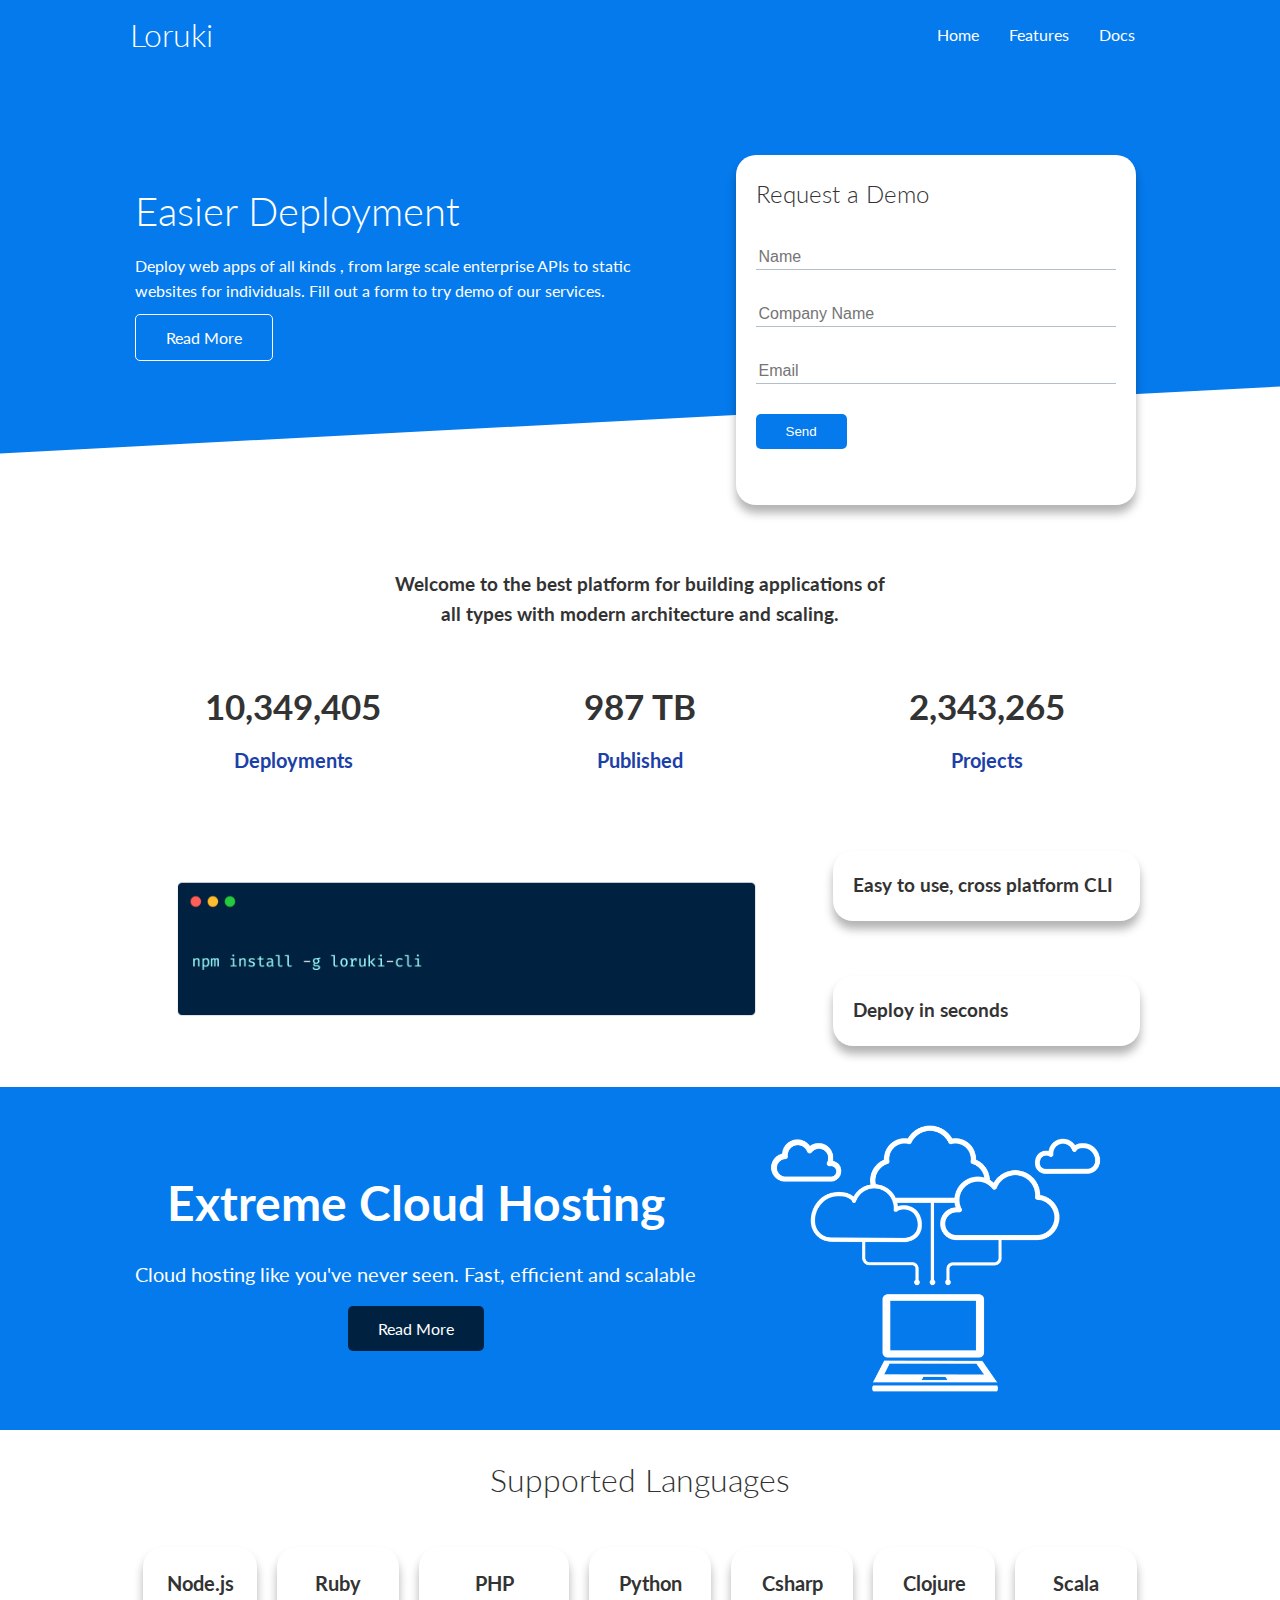
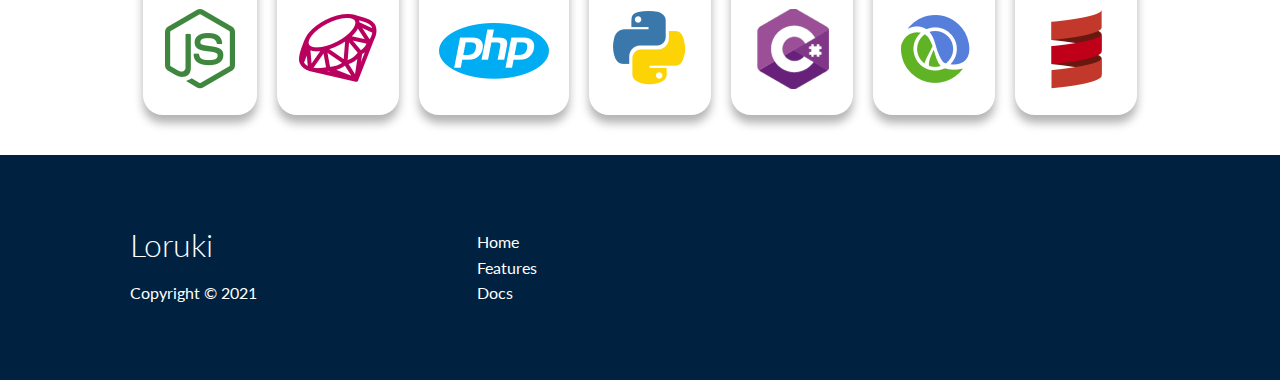
<file: index.html>
<!DOCTYPE html>
<html lang="en">
<head>
    <meta charset="UTF-8">
    <meta http-equiv="X-UA-Compatible" content="IE=edge">
    <meta name="viewport" content="width=device-width, initial-scale=1.0">
    <link rel="stylesheet" href="style.css">
    <link rel="stylesheet" href="utilities.css">
    <link rel="stylesheet" href="https://cdnjs.cloudflare.com/ajax/libs/font-awesome/6.0.0-beta2/css/all.min.css" integrity="sha512-YWzhKL2whUzgiheMoBFwW8CKV4qpHQAEuvilg9FAn5VJUDwKZZxkJNuGM4XkWuk94WCrrwslk8yWNGmY1EduTA==" crossorigin="anonymous" referrerpolicy="no-referrer" />
    <title>Loruki | Cloud Hosting For Everyone</title>
</head>
<body>
    <div class="navbar">
        <div class="container flex">
            <h1 class="logo">Loruki </h1>
                <nav>
                    <ul>
                        <li><a href="index.html">Home</a></li>
                        <li><a href="features.html">Features</a></li>
                        <li><a href="docs.html">Docs</a></li>
                    </ul>
                </nav>
        </div>
    </div>

    <section class="showcase">
        <div class="container grid">
            <div class="showcase-text">
                <h1>Easier Deployment</h1>
                <p>Deploy web apps of all kinds , from large scale enterprise APIs to static websites for individuals. Fill out a form to try demo of our services.</p>
                <a href="features.html" class="btn btn-outline">Read More</a>
            </div>

            <div class="showcase-form card">
                <h2>Request a Demo</h2>
                <form>
                    <div class="form-control">
                      <input type="text" name="name" placeholder="Name" required>  
                    </div>
                    <div class="form-control">
                        <input type="text" name="company" placeholder="Company Name" required>  
                    </div>
                    <div class="form-control">
                        <input type="email" name="email" placeholder="Email" required>  
                    </div>

                    <input type="submit" value="Send" class="btn btn-primary">
                </form>
            </div>
        </div>
    </section>

    <!--Stats-->
    <section class="stats">
        <div class="container">
            <h3 class="stats-heading text-center my-1" id="stats-heading">Welcome to the best platform for building applications of all types with modern architecture and scaling.
            </h3>

            <div class="grid grid-3 text-center my-4">
                <div>
                    <i class="fas fa-server fa-3x"></i>
                    <h3>10,349,405</h3>
                    <p class="text-secondary">Deployments</p>
                </div>
                <div>
                    <i class="fas fa-upload fa-3x"></i>
                    <h3>987 TB</h3>
                    <p class="text-secondary">Published</p>
                </div>
                <div>
                    <i class="fas fa-project-diagram fa-3x"></i>
                    <h3>2,343,265</h3>
                    <p class="text-secondary">Projects</p>
                </div>
            </div>
        </div>
    </section>

    <!--Cli-->
    <section class="cli">
        <div class="container grid">
            <img src="images/cli.png" alt="">
            <div class="card">
                <h3>Easy to use, cross platform CLI</h3>
            </div>
            <div class="card">
                <h3>Deploy in seconds</h3>
            </div>
        </div>
    </section>

    <!--Cloud-->
    <section class="cloud bg-primary my-2 py-2">
        <div class="container grid">
            <div class="text-center">
                <h3 class="lg">Extreme Cloud Hosting</h3>
                <p class="lead my-1">Cloud hosting like you've never seen. Fast, efficient and scalable</p>
                <a href="features.html" class="btn btn-dark">Read More</a>
            </div>
            <img src="images/cloud.png" alt="">
        </div>
    </section>

    <!--Languages-->
    <section class="languages">
        <h2 class="md text-center my-2">
            Supported Languages
        </h2>
        <div class="container flex">
            <div class="card">
                <h4>Node.js</h4>
                <img src="images/logos/node.png" alt="">
            </div>
            
            <div class="card">
                <h4>Ruby</h4>
                <img src="images/logos/ruby.png" alt="">
            </div>

            <div class="card">
                <h4>PHP</h4>
                <img src="images/logos/php.png" alt="">
            </div>

            <div class="card">
                <h4>Python</h4>
                <img src="images/logos/python.png" alt="">
            </div>

            <div class="card">
                <h4>Csharp</h4>
                <img src="images/logos/csharp.png" alt="">
            </div>

            <div class="card">
                <h4>Clojure</h4>
                <img src="images/logos/clojure.png" alt="">
            </div>

            <div class="card">
                <h4>Scala</h4>
                <img src="images/logos/scala.png" alt="">
            </div>
        </div>
    </section>

    <!--footer-->
    <footer class="footer bg-dark py-5">
        <div class="container grid grid-3">
            <div>
                <h1>Loruki</h1>
                <p>Copyright &copy; 2021</p>
            </div>
            <nav>
                <ul>
                    <li><a href="index.html">Home</a></li>
                    <li><a href="featurs.html">Features</a></li>
                    <li><a href="docs.html">Docs</a></li>
                </ul>
            </nav>
            <div class="social">
                <a href="#"><i class="fab fa-github fa-2x"></i></a>
                <a href="#"><i class="fab fa-facebook fa-2x"></i></a>
                <a href="#"><i class="fab fa-twitter fa-2x"></i></a>
                <a href="#"><i class="fab fa-instagram fa-2x"></i></a>
            </div>
        </div>
    </footer>

</body>
</html>
</file>
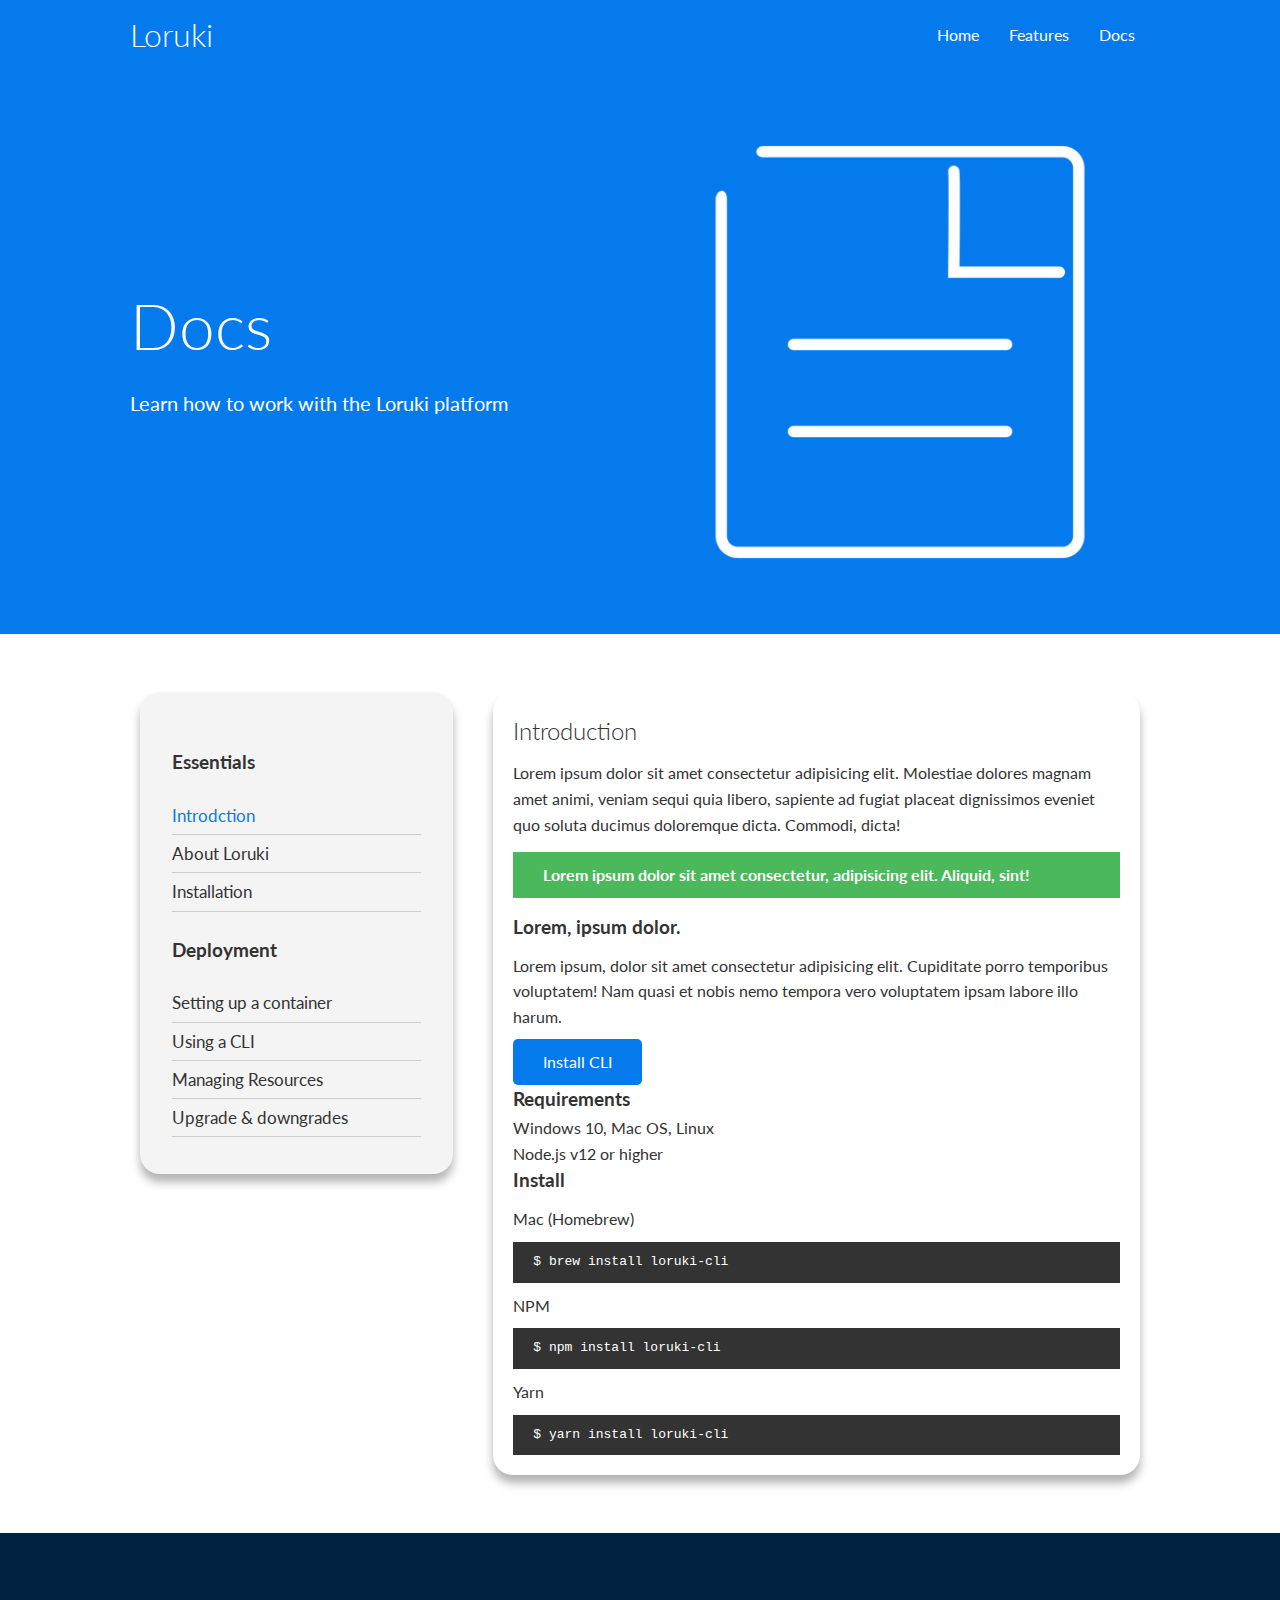
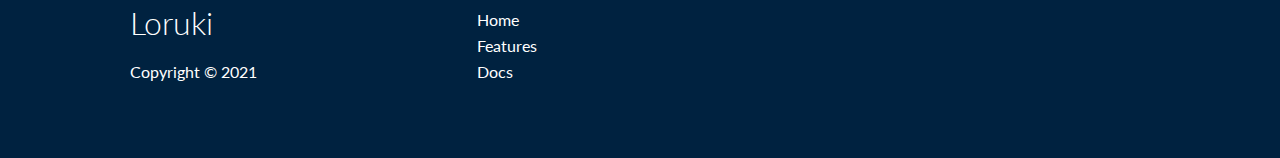
<file: docs.html>
<!DOCTYPE html>
<html lang="en">
<head>
    <meta charset="UTF-8">
    <meta http-equiv="X-UA-Compatible" content="IE=edge">
    <meta name="viewport" content="width=device-width, initial-scale=1.0">
    <link rel="stylesheet" href="style.css">
    <link rel="stylesheet" href="utilities.css">
    <link rel="stylesheet" href="https://cdnjs.cloudflare.com/ajax/libs/font-awesome/6.0.0-beta2/css/all.min.css" integrity="sha512-YWzhKL2whUzgiheMoBFwW8CKV4qpHQAEuvilg9FAn5VJUDwKZZxkJNuGM4XkWuk94WCrrwslk8yWNGmY1EduTA==" crossorigin="anonymous" referrerpolicy="no-referrer" />
    <title>Loruki | Cloud Hosting For Everyone</title>
</head>
<body>
    <!--Navbar-->
    <div class="navbar">
        <div class="container flex">
            <h1 class="logo">Loruki </h1>
                <nav>
                    <ul>
                        <li><a href="index.html">Home</a></li>
                        <li><a href="features.html">Features</a></li>
                        <li><a href="docs.html">Docs</a></li>
                    </ul>
                </nav>
        </div>
    </div>

    <!--Head-->
    <section class="docs-head bg-primary py-3">
        <div class="container grid">
            <div>
                <h1 class="xl">Docs</h1>
                <p class="lead">
                    Learn how to work with the Loruki platform
                </p>
            </div>
            <img src="images/docs.png" alt="">
        </div>
    </section>

    <!--Docs main-->
    <section class="docs-main my-4">
        <div class="container grid">
            <div class="card bg-light p-3">
                <h3 class="my-2">Essentials</h3>
                <nav>
                    <ul>
                        <li><a href="#" class="text-primary" >Introdction</a></li>
                        <li><a href="#">About Loruki</a></li>
                        <li><a href="#">Installation</a></li>
                    </ul>
                </nav>

                <h3 class="my-2">Deployment</h3>
                <nav>
                    <ul>
                        <li><a href="#">Setting up a container</a></li>
                        <li><a href="#">Using a CLI</a></li>
                        <li><a href="#">Managing Resources</a></li>
                        <li><a href="#">Upgrade & downgrades</a></li>
                    </ul>
                </nav>
            </div>
            <div>
                <div class="card">
                    <h2 >Introduction</h2>
                    <p>Lorem ipsum dolor sit amet consectetur adipisicing elit. Molestiae dolores magnam amet animi, veniam sequi quia libero, sapiente ad fugiat placeat dignissimos eveniet quo soluta ducimus doloremque dicta. Commodi, dicta!</p>
                    <div class="alert alert-success">
                        <i class="fa fa-info"></i>Lorem ipsum dolor sit amet consectetur, adipisicing elit. Aliquid, sint!
                    </div>
                    <h3>Lorem, ipsum dolor.</h3>
                    <p>Lorem ipsum, dolor sit amet consectetur adipisicing elit. Cupiditate porro temporibus voluptatem! Nam quasi et nobis nemo tempora vero voluptatem ipsam labore illo harum.</p>
                    <a href="#" class="btn btn-primary">Install CLI</a>

                    <h3>Requirements</h3>
                    <ul>
                        <li>Windows 10, Mac OS, Linux</li>
                        <li>Node.js v12 or higher</li>
                    </ul>

                    <h3>Install</h3>
                    <p>Mac (Homebrew)</p>
                    <pre><code>$ brew install loruki-cli</code></pre>
                    <p>NPM</p>
                    <pre><code>$ npm install loruki-cli</code></pre>
                    <p>Yarn</p>
                    <pre><code>$ yarn install loruki-cli</code></pre>
                    
                </div>
            </div>
        </div>
    </section>

    <!--footer-->
    <footer class="footer bg-dark py-5">
        <div class="container grid grid-3">
            <div>
                <h1>Loruki</h1>
                <p>Copyright &copy; 2021</p>
            </div>
            <nav>
                <ul>
                    <li><a href="index.html">Home</a></li>
                    <li><a href="featurs.html">Features</a></li>
                    <li><a href="docs.html">Docs</a></li>
                </ul>
            </nav>
            <div class="social">
                <a href="#"><i class="fab fa-github fa-2x"></i></a>
                <a href="#"><i class="fab fa-facebook fa-2x"></i></a>
                <a href="#"><i class="fab fa-twitter fa-2x"></i></a>
                <a href="#"><i class="fab fa-instagram fa-2x"></i></a>
            </div>
        </div>
    </footer>

</body>
</html>
</file>
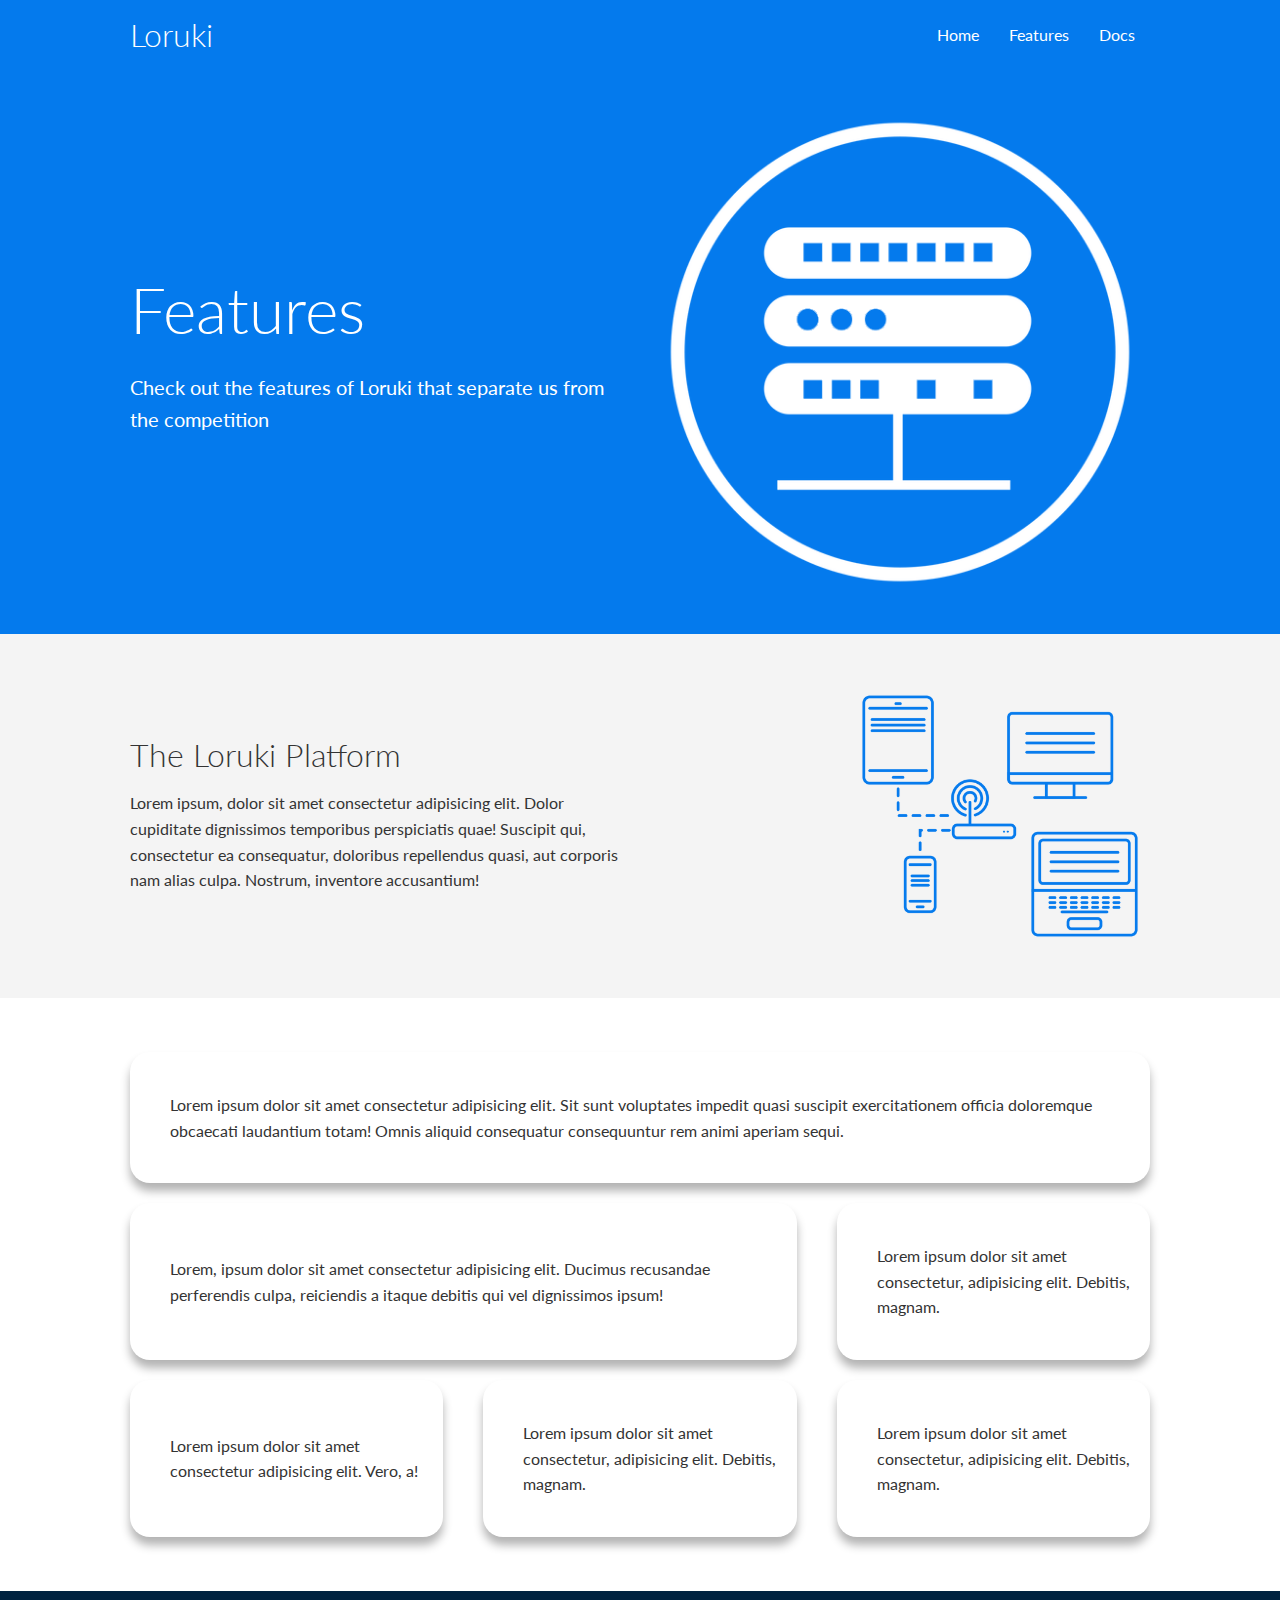
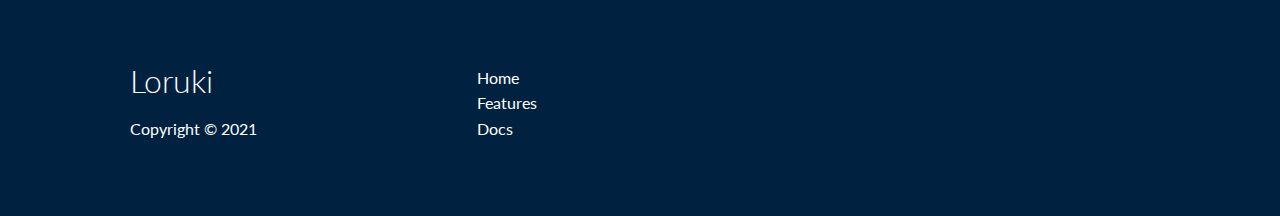
<file: features.html>
<!DOCTYPE html>
<html lang="en">
<head>
    <meta charset="UTF-8">
    <meta http-equiv="X-UA-Compatible" content="IE=edge">
    <meta name="viewport" content="width=device-width, initial-scale=1.0">
    <link rel="stylesheet" href="style.css">
    <link rel="stylesheet" href="utilities.css">
    <link rel="stylesheet" href="https://cdnjs.cloudflare.com/ajax/libs/font-awesome/6.0.0-beta2/css/all.min.css" integrity="sha512-YWzhKL2whUzgiheMoBFwW8CKV4qpHQAEuvilg9FAn5VJUDwKZZxkJNuGM4XkWuk94WCrrwslk8yWNGmY1EduTA==" crossorigin="anonymous" referrerpolicy="no-referrer" />
    <title>Loruki | Cloud Hosting For Everyone</title>
</head>
<body>
    <!--Navbar-->
    <div class="navbar">
        <div class="container flex">
            <h1 class="logo">Loruki </h1>
                <nav>
                    <ul>
                        <li><a href="index.html">Home</a></li>
                        <li><a href="features.html">Features</a></li>
                        <li><a href="docs.html">Docs</a></li>
                    </ul>
                </nav>
        </div>
    </div>

    <!--Head-->
    <section class="features-head bg-primary py-3">
        <div class="container grid">
            <div>
                <h1 class="xl">Features</h1>
                <p class="lead">
                    Check out the features of Loruki that separate us from the competition
                </p>
            </div>
            <img src="images/server.png" alt="">
        </div>
    </section>

    <!--sub Head
    -->
    <section class="features-sub-head bg-light py-3">
        <div class="container grid">
            <div>
                <h1 class="md">The Loruki Platform</h1>
                <p>
                    Lorem ipsum, dolor sit amet consectetur adipisicing elit. Dolor cupiditate dignissimos temporibus perspiciatis quae! Suscipit qui, consectetur ea consequatur, doloribus repellendus quasi, aut corporis nam alias culpa. Nostrum, inventore accusantium!
                </p>
            </div>
            <img src="images/server2.png" alt="">
        </div>
    </section>

    <section class="features-main my-2">
        <div class="container grid grid-3">
            <div class="card flex">
                <i class="fas fa-server fa-3x"></i>
                <p>
                  Lorem ipsum dolor sit amet consectetur adipisicing elit. Sit sunt voluptates impedit quasi suscipit exercitationem officia doloremque obcaecati laudantium totam! Omnis aliquid consequatur consequuntur rem animi aperiam sequi.
                </p>
            </div>
            <div class="card flex">
                <i class="fas fa-network-wired fa-3x"></i>
                <p>
                    Lorem, ipsum dolor sit amet consectetur adipisicing elit. Ducimus
                    recusandae perferendis culpa, reiciendis a itaque debitis qui vel
                    dignissimos ipsum!
                </p>
            </div>
            <div class="card flex">
                <i class="fas fa-laptop-code fa-3x"></i>
                <p>
                    Lorem ipsum dolor sit amet consectetur, adipisicing elit. Debitis,
                    magnam.
                </p>
            </div>
            <div class="card flex">
                <i class="fas fa-database fa-3x"></i>
                <p>
                    Lorem ipsum dolor sit amet consectetur adipisicing elit. Vero, a!
                </p>
            </div>
            <div class="card flex">
                <i class="fas fa-power-off fa-3x"></i>
                <p>
                    Lorem ipsum dolor sit amet consectetur, adipisicing elit. Debitis,
                    magnam.
                </p>
            </div>
            <div class="card flex">
                <i class="fas fa-upload fa-3x"></i>
                <p>
                    Lorem ipsum dolor sit amet consectetur, adipisicing elit. Debitis,
                    magnam.
                </p>
            </div>
        </div>
    </section>

    <!--footer-->
    <footer class="footer bg-dark py-5">
        <div class="container grid grid-3">
            <div>
                <h1>Loruki</h1>
                <p>Copyright &copy; 2021</p>
            </div>
            <nav>
                <ul>
                    <li><a href="index.html">Home</a></li>
                    <li><a href="featurs.html">Features</a></li>
                    <li><a href="docs.html">Docs</a></li>
                </ul>
            </nav>
            <div class="social">
                <a href="#"><i class="fab fa-github fa-2x"></i></a>
                <a href="#"><i class="fab fa-facebook fa-2x"></i></a>
                <a href="#"><i class="fab fa-twitter fa-2x"></i></a>
                <a href="#"><i class="fab fa-instagram fa-2x"></i></a>
            </div>
        </div>
    </footer>

</body>
</html>
</file>
<file: style.css>
@import url('https://fonts.googleapis.com/css2?family=Lato:wght@300&display=swap');

:root{
    --primary-color:#047aed;
    --secondary-color:#1c3fa8;
    --dark-color:#002240;
    --light-color:#f4f4f4;
    --success-color: #4cb85c;
    --error-color: #d95341;
}

*{
    box-sizing: border-box;
    padding: 0;
    margin: 0;
}

body{
    font-family: 'Lato', sans-serif;
    color: #333;
    line-height: 1.6 ;
}

ul{
    list-style-type: none;
}

a{
    text-decoration: none;
    color: #333;
}

h1, h2{
    font-weight: 300;
    line-height: 1.2%
    margin: 10px 0px;
}

p{
    margin: 10px 0;
}

img{
    width: 100%;
}

code, pre{
    background: #333;
    padding: 10px;
    color: #fff;
}

.navbar{
    background-color:var(--primary-color); 
    color: #fff;
    height: 70px;
}

.navbar ul{
    display: flex;
    
}

.navbar a{
    color: #fff;
    padding: 10px;
    margin: 0 5px;
}

.navbar .flex{
    justify-content: space-between;
}

.navbar a:hover{
    border-bottom: 2px #fff solid;
}

/*Main Page*/
.showcase{
    height: 400px;
    background-color:var(--primary-color);
    color:#fff ;
    position: relative;
}

.showcase h1{
    font-size: 40px;
}

.showcase p{
    max-width: 20px 0;
}

.showcase .grid{
    overflow: visible;
    grid-template-columns: 55% auto;
    gap: 30px;
}

.showcase-form{
    position: relative;
    top: 60px;
    height: 350px;
    width: 400px;
    padding: 40px;
    z-index: 100;
    justify-self: flex-end;
    animation: slideInFrontRight 1s ease-in;
}

.showcase-form .form-control{
    margin: 30px 0;
}

.showcase-form input[type='text'],
.showcase-form input[type='email']{
    border: 0;
    border-bottom: 1px solid #b4becb;
    width: 100%;
    padding: 3px;
    font-size: 16px;
}

.showcase-form input:focus{
    outline: none;
}

.showcase-text{
    animation: slideInFrontLeft 1s ease-in;
}

.showcase::after{
    content: '';
    position: absolute;
    height: 100px;
    bottom: -50px;
    right: 0;
    left: 0;
    background-color: #fff;
    transform: skewY(-3deg);
}

/*Stats*/
.stats{
    padding-top: 100px;
    animation: slideInFrontTop 1s ease-in;
}

#stats-heading{
    max-width: 500px;
    margin: auto;
}

.stats .grid h3{
    font-size: 35px;
}

.stats .grid p{
    font-size: 20px;
    font-weight: bold;
}

/*Cli*/
.cli .grid{
    grid-template-columns: repeat(3, 1fr);
    grid-template-rows: repeat(2, 1fr);
}

.cli .grid > *:first-child{
    grid-column: 1/span 2;
    grid-row: 1/span 2;
}

/*Cloud*/
.cloud .grid{
    grid-template-columns: 4fr 3fr;
}

/*Languages*/
.languages .flex{
    flex-wrap: wrap;
}

.languages .card{
    text-align: center;
    margin: 18px 10px 40px;
    transition: transform 0.2s ease-in;
}

.languages .card h4{
    font-size: 20px;
    margin-bottom: 10px;
}

.languages .card:hover{
    transform: translateY(-15px);
}

/*Features*/
.features-head img,
.docs-head img,
{
    width:200px;
    justify-self: flex-end;
}

.features-sub-head img{
    width: 300px;
    justify-self: flex-end;
}

.features-main .card>i{
    margin-right: 20px;
}

.features-main .grid{
    padding: 30px;
}

.features-main .grid>*:first-child{
    grid-column: 1/ span 3;
}

.features-main .grid>*:nth-child(2){
    grid-column: 1 / span 2;
}

/*Docs*/
.docs-main h3{
    max-resolution: 20px 0;
}

.docs-main .grid{
    grid-template-columns: 1fr 2fr;
    align-items: flex-start;
}

.docs-main nav li{
    font-size: 17px;
    padding-bottom: 5px;
    margin-bottom: 5px;
    border-bottom: 1px #ccc solid;
}

.docs-main a:hover{
    font-weight: bold;
}

/*Fotter*/
.footer .social a{
    margin: 0 10px;
}

/*Animations*/
@keyframes slideInFrontLeft{
    0% {
        transform: translateX(-100%);
    }
    100%{
        transform: translateX(0);
    }
}

@keyframes slideInFrontRight{
    0% {
        transform: translateX(100%);
    }
    100%{
        transform: translateX(0);
    }
}

@keyframes slideInFrontBottom{
    0% {
        transform: translateY(-100%);
    }
    100%{
        transform: translateX(0);
    }
}

@keyframes slideInFrontTop{
    0% {
        transform: translateY(100%);
    }
    100%{
        transform: translatex(0);
    }
}

/*Tablets and Under*/
@media(max-width: 786px){
    .grid,
    .showcase .grid,
    .stats .grid,
    .cli .grid,
    .cloud .grid,
    .features-main .grid,
    .docs-main .grid{
        grid-template-columns: 1fr ;
        grid-template-rows: 1fr;
    }

    .showcase{
        height: auto;
    }

    .showcase-text{
        text-align: center;
        margin-top: 40px;
        animation: slideInFrontBottom 1s ease-in;
    }

    .showcase-form{
        justify-self: center;
        margin: auto;
        animation: slideInFrontTop 1s ease-in;
    }

    .cli .grid > *:first-child{
        grid-column: 1;
        grid-row: 1;
    }

    .features-head,
    .features-sub-head,
    .docs-head{
        text-align: center;
    }

    .features-head img,
    .features-sub-head img,
    .docs-head img{
        justify-self: center;
    }

    .features-main .grid>*:first-child,
    .features-main .grid>*:nth-child(2){
        grid-column: 1;
    }
}

/*Mobiles*/
@media(max-width: 500px){
    .navbar{
        height: 110px;
    }   

    .navbar .flex{
        flex-direction: column;
    }

    .navbar ul{
        padding: 10px;
        background-color: rgba(0,0,0,0.1);
    }
}
</file>
<file: utilities.css>
/*utilities*/
.container{
    max-width: 1100px;
    margin: 0 auto;
    padding: 0 40px;
}

.flex{
    display: flex;
    justify-content: center;
    align-items: center;
    height:100%;
}

.grid{
    display: grid;
    grid-template-columns: repeat(2, 1fr);
    gap: 20px;
    justify-content: center;
    align-items: center;
    height: 100%;
}

.grid-3{
    grid-template-columns: repeat(3, 1fr);
}

.text-center{
    text-align: center;
}

/*Alert*/
.alert{
    background-color: var(--light-color);
    padding: 10px 20px;
    font-weight: bold;
    margin: 15px 0;
}
.alert i{
    margin-right: 10px;
}

.alert-success{
    background-color: var(--success-color);
    color: #fff;
}

.alert-error{
    background-color: var(--error-color);
    color: #fff;
}

.card{
    background-color: #fff;
    border-radius: 20px;
    box-shadow: 0 8px 10px rgba(0,0,0,0.3);
    margin: 10px;
    padding: 20px;
    color: #333;
}

.btn{
    display: inline-block;
    padding: 10px 30px;
    cursor: pointer;
    background-color: var(--primary-color);
    border: none;
    border-radius: 5px;
    color: #fff;
}

.btn-outline{
    background-color: transparent;
    border: 1px #fff solid;
}

.btn:hover{
    transform: scale(0.98);
}

/*Backgrounds & colored buttons*/
.bg-primary, .btn-primary{
    background-color: var(--primary-color);
    color: #fff;
}

.bg-secondary, .btn-secondary{
    background-color: var(--secondary-color);
    color: #fff;
}

.bg-dark, .btn-dark{
    background-color: var(--dark-color);
    color: #fff;
}

.bg-light, .btn-light{
    background-color: var(--light-color);
    color: #333;
}

.bg-primary a, .btn-primary a, .bg-secondary a, .btn-secondary a, .bg-dark a, .btn-dark a{
    color: #fff;
}

/*Text-colors*/
.text-primary{
    color: var(--primary-color);
}

.text-secondary{
    color: var(--secondary-color);
}

.text-dark{
    color: var(--dark-color);
}

.text-light{
    color: var(--light-color);
}

/*Text-sizes*/
.lead{
    font-size: 20px;;
}

.sm{
    font-size: 1rem;
}

.md{
    font-size: 2rem;
}

.lg{
    font-size: 3rem;
}

.xl{
    font-size: 4rem;
}

.my-1{
    margin: 1rem 0;
}

.my-2{
    margin: 1.5rem 0;
}

.my-3{
    margin: 2rem 0;
}

.my-4{
    margin: 3rem 0;
}

.my-5{
    margin: 4rem 0;
}

.m-1{
    margin: 1rem;
}

.m-2{
    margin: 1.5rem;
}

.m-3{
    margin: 2rem;
}

.m-4{
    margin: 3rem;
}

.m-5{
    margin: 4rem;
}

.py-1{
    margin: 1rem 0;
}

.py-2{
    padding: 1.5rem 0;
}

.py-3{
    padding: 2rem 0;
}

.py-4{
    padding: 3rem 0;
}

.py-5{
    padding: 4rem 0;
}

.p-1{
    padding: 1rem;
}

.p-2{
    padding: 1.5rem;
}

.p-3{
    padding: 2rem;
}

.p-4{
    padding: 3rem;
}

.p-5{
    padding: 4rem;
}
</file>
